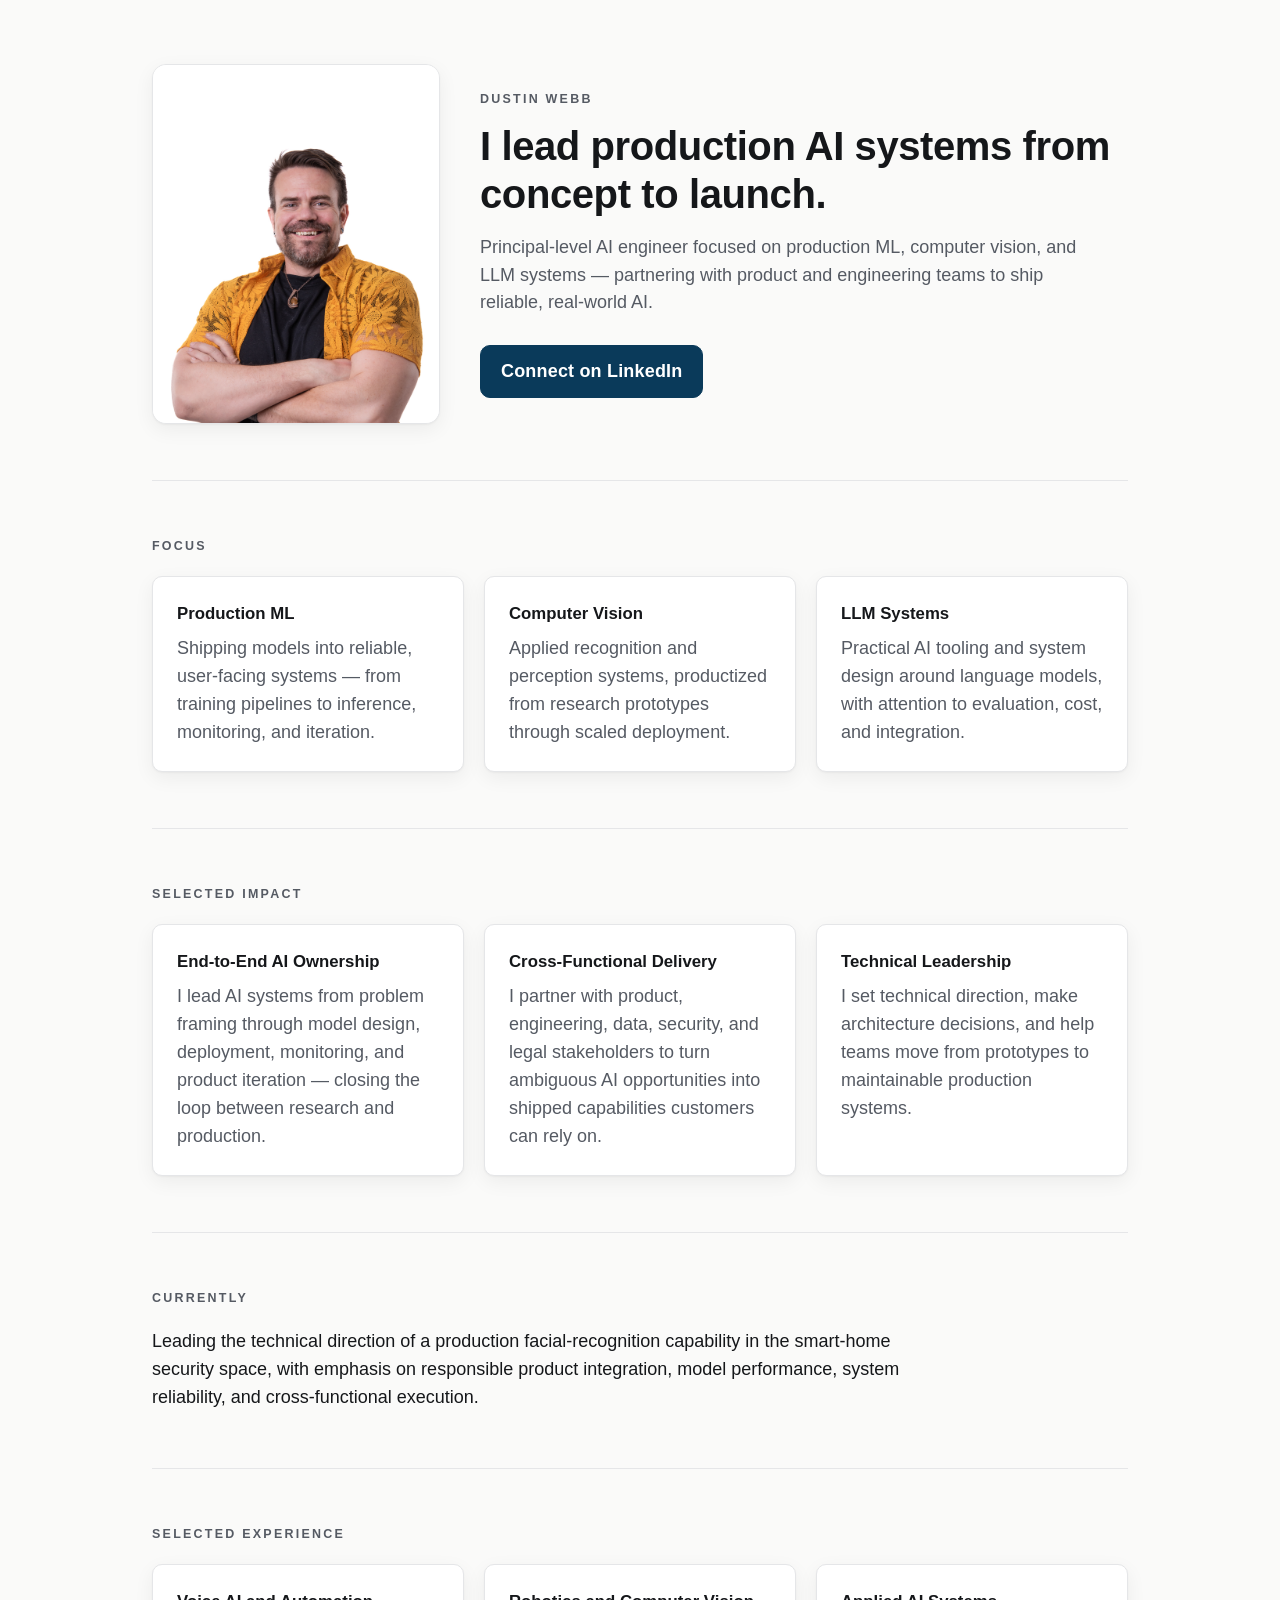
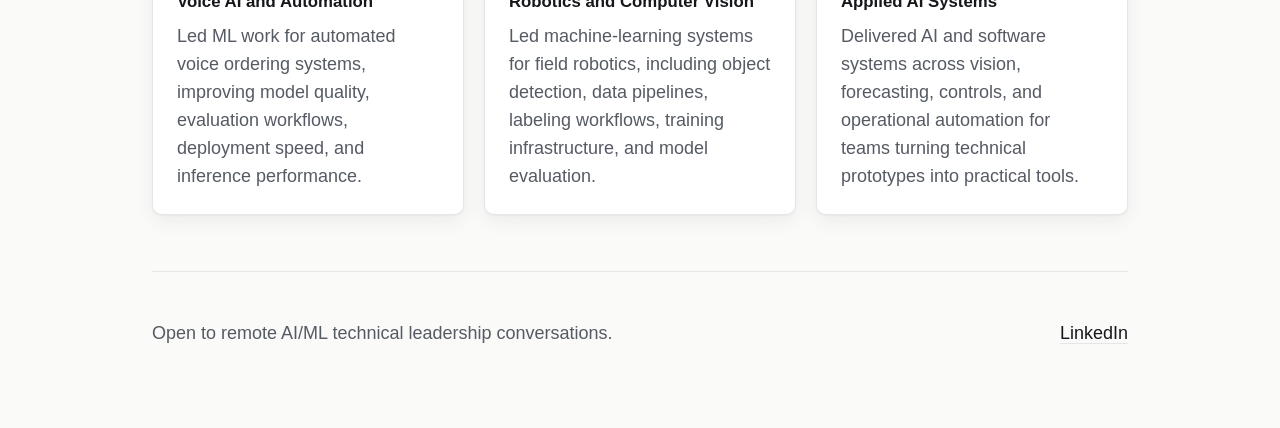
<file: index.html>
<!doctype html>
<html lang="en">
  <head>
    <meta charset="utf-8" />
    <meta name="viewport" content="width=device-width, initial-scale=1" />
    <title>Dustin Webb &mdash; AI/ML Technical Lead</title>
    <meta
      name="description"
      content="Dustin Webb is a principal-level AI engineer who leads production AI systems from concept to launch, with focus on production ML, computer vision, and LLM systems."
    />
    <link rel="stylesheet" href="style.css" />
  </head>
  <body>
    <main class="page">
      <header class="hero">
        <figure class="hero__photo">
          <img
            src="assets/headshot.jpg"
            alt="Portrait of Dustin Webb against a white background"
            width="320"
            height="320"
          />
        </figure>
        <div class="hero__copy">
          <p class="eyebrow">Dustin Webb</p>
          <h1 class="hero__headline">
            I lead production AI systems from concept to launch.
          </h1>
          <p class="hero__subline">
            Principal-level AI engineer focused on production ML, computer
            vision, and LLM systems &mdash; partnering with product and
            engineering teams to ship reliable, real-world AI.
          </p>
          <p class="hero__cta">
            <a
              class="cta"
              href="https://www.linkedin.com/in/dustinjwebb/"
              target="_blank"
              rel="noopener"
              >Connect on LinkedIn</a
            >
          </p>
        </div>
      </header>

      <section class="focus" aria-labelledby="focus-heading">
        <h2 id="focus-heading" class="section-heading">Focus</h2>
        <div class="focus__cards">
          <article class="card">
            <h3 class="card__title">Production ML</h3>
            <p class="card__body">
              Shipping models into reliable, user-facing systems &mdash; from
              training pipelines to inference, monitoring, and iteration.
            </p>
          </article>
          <article class="card">
            <h3 class="card__title">Computer Vision</h3>
            <p class="card__body">
              Applied recognition and perception systems, productized from
              research prototypes through scaled deployment.
            </p>
          </article>
          <article class="card">
            <h3 class="card__title">LLM Systems</h3>
            <p class="card__body">
              Practical AI tooling and system design around language models,
              with attention to evaluation, cost, and integration.
            </p>
          </article>
        </div>
      </section>

      <section class="impact" aria-labelledby="impact-heading">
        <h2 id="impact-heading" class="section-heading">Selected Impact</h2>
        <div class="impact__cards">
          <article class="card">
            <h3 class="card__title">End-to-End AI Ownership</h3>
            <p class="card__body">
              I lead AI systems from problem framing through model design,
              deployment, monitoring, and product iteration &mdash; closing the
              loop between research and production.
            </p>
          </article>
          <article class="card">
            <h3 class="card__title">Cross-Functional Delivery</h3>
            <p class="card__body">
              I partner with product, engineering, data, security, and legal
              stakeholders to turn ambiguous AI opportunities into shipped
              capabilities customers can rely on.
            </p>
          </article>
          <article class="card">
            <h3 class="card__title">Technical Leadership</h3>
            <p class="card__body">
              I set technical direction, make architecture decisions, and help
              teams move from prototypes to maintainable production systems.
            </p>
          </article>
        </div>
      </section>

      <section class="current" aria-labelledby="current-heading">
        <h2 id="current-heading" class="section-heading">Currently</h2>
        <p class="current__body">
          Leading the technical direction of a production facial-recognition
          capability in the smart-home security space, with emphasis on
          responsible product integration, model performance, system
          reliability, and cross-functional execution.
        </p>
      </section>

      <section class="experience" aria-labelledby="experience-heading">
        <h2 id="experience-heading" class="section-heading">Selected Experience</h2>
        <div class="experience__cards">
          <article class="card">
            <h3 class="card__title">Voice AI and Automation</h3>
            <p class="card__body">
              Led ML work for automated voice ordering systems, improving
              model quality, evaluation workflows, deployment speed, and
              inference performance.
            </p>
          </article>
          <article class="card">
            <h3 class="card__title">Robotics and Computer Vision</h3>
            <p class="card__body">
              Led machine-learning systems for field robotics, including
              object detection, data pipelines, labeling workflows, training
              infrastructure, and model evaluation.
            </p>
          </article>
          <article class="card">
            <h3 class="card__title">Applied AI Systems</h3>
            <p class="card__body">
              Delivered AI and software systems across vision, forecasting,
              controls, and operational automation for teams turning technical
              prototypes into practical tools.
            </p>
          </article>
        </div>
      </section>

      <footer class="footer">
        <p class="footer__cue">Open to remote AI/ML technical leadership conversations.</p>
        <p class="footer__contact">
          <a
            href="https://www.linkedin.com/in/dustinjwebb/"
            target="_blank"
            rel="noopener"
            >LinkedIn</a
          >
        </p>
      </footer>
    </main>
  </body>
</html>
</file>
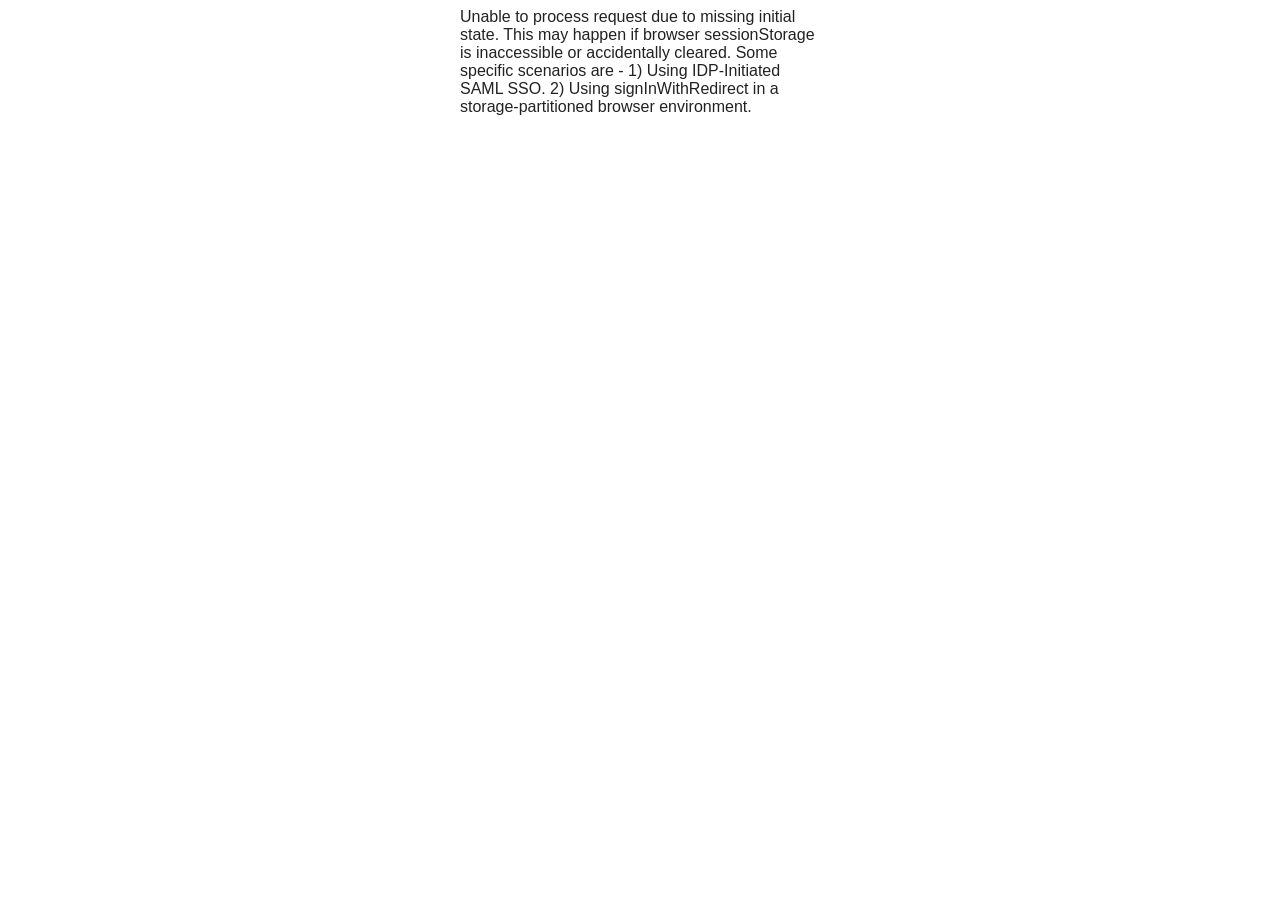
<file: __/auth/handler/index.html>
<!DOCTYPE html>
<html>
  <head>
    <meta name="viewport" content="width=device-width, initial-scale=1" />
    <meta http-equiv="Content-Type" content="text/html; charset=utf-8" />
    <base href="/__/auth/" />
    <script type="text/javascript" src="/__/auth/experiments.js"></script>
    <script type="text/javascript" src="/__/auth/handler.js"></script>
    <script type="text/javascript" nonce="firebase-auth-helper">
      var POST_BODY = "{{POST_BODY}}";
      fireauth.oauthhelper.widget.initialize();
    </script>
  </head>
  <body></body>
</html>
</file>
<file: style.css>
:root {
  --bg: #fafaf9;
  --surface: #ffffff;
  --text: #15171a;
  --text-muted: #555a63;
  --rule: #e5e6e8;
  --accent: #0a3a5a;
  --accent-hover: #0d4f7a;
  --shadow: 0 1px 2px rgba(15, 17, 20, 0.04),
    0 6px 20px rgba(15, 17, 20, 0.06);
  --radius: 10px;
  --radius-photo: 14px;
  --max-width: 64rem;
}

* {
  box-sizing: border-box;
}

html,
body {
  margin: 0;
  padding: 0;
}

html {
  background-color: var(--bg);
}

body {
  background-color: var(--bg);
  color: var(--text);
  font-family: -apple-system, BlinkMacSystemFont, "Segoe UI", Roboto,
    "Helvetica Neue", Arial, sans-serif;
  font-size: 18px;
  line-height: 1.55;
  -webkit-font-smoothing: antialiased;
  -moz-osx-font-smoothing: grayscale;
}

a {
  color: var(--accent);
  text-decoration: none;
  border-bottom: 1px solid currentColor;
  transition: color 120ms ease;
}

a:hover,
a:focus-visible {
  color: var(--accent-hover);
}

.page {
  max-width: var(--max-width);
  margin: 0 auto;
  padding: 4rem 1.5rem 5rem;
}

.section-heading {
  font-size: 0.78rem;
  letter-spacing: 0.18em;
  text-transform: uppercase;
  color: var(--text-muted);
  margin: 0 0 1.25rem;
  font-weight: 600;
}

/* Hero */

.hero {
  display: grid;
  grid-template-columns: minmax(0, 18rem) minmax(0, 1fr);
  gap: 2.5rem;
  align-items: center;
  padding-bottom: 3.5rem;
  border-bottom: 1px solid var(--rule);
}

.hero__photo {
  margin: 0;
  aspect-ratio: 4 / 5;
  background-color: var(--surface);
  border-radius: var(--radius-photo);
  border: 1px solid var(--rule);
  box-shadow: var(--shadow);
  overflow: hidden;
}

.hero__photo img {
  display: block;
  width: 100%;
  height: 100%;
  object-fit: cover;
  object-position: center top;
}

.hero__copy {
  min-width: 0;
}

.eyebrow {
  font-size: 0.78rem;
  letter-spacing: 0.18em;
  text-transform: uppercase;
  color: var(--text-muted);
  margin: 0 0 0.75rem;
  font-weight: 600;
}

.hero__headline {
  font-size: clamp(1.75rem, 3.4vw, 2.5rem);
  line-height: 1.2;
  letter-spacing: -0.01em;
  margin: 0 0 1rem;
  font-weight: 600;
}

.hero__subline {
  margin: 0 0 1.75rem;
  color: var(--text-muted);
  max-width: 38rem;
}

.hero__cta {
  margin: 0;
}

.cta {
  display: inline-block;
  padding: 0.7rem 1.25rem;
  background-color: var(--accent);
  color: #ffffff;
  border: 1px solid var(--accent);
  border-radius: var(--radius);
  font-weight: 600;
  letter-spacing: 0.01em;
  transition: background-color 120ms ease, border-color 120ms ease;
}

.cta:hover,
.cta:focus-visible {
  background-color: var(--accent-hover);
  border-color: var(--accent-hover);
  color: #ffffff;
}

/* Focus */

.focus {
  padding: 3.5rem 0;
  border-bottom: 1px solid var(--rule);
}

.focus__cards {
  display: grid;
  grid-template-columns: repeat(3, minmax(0, 1fr));
  gap: 1.25rem;
}

/* Impact */

.impact {
  padding: 3.5rem 0;
  border-bottom: 1px solid var(--rule);
}

.impact__cards {
  display: grid;
  grid-template-columns: repeat(3, minmax(0, 1fr));
  gap: 1.25rem;
}

.card {
  background-color: var(--surface);
  border: 1px solid var(--rule);
  border-radius: var(--radius);
  padding: 1.5rem;
  box-shadow: var(--shadow);
}

.card__title {
  margin: 0 0 0.5rem;
  font-size: 1.05rem;
  font-weight: 600;
}

.card__body {
  margin: 0;
  color: var(--text-muted);
}

/* Currently */

.current {
  padding: 3.5rem 0;
  border-bottom: 1px solid var(--rule);
}

.current__body {
  margin: 0;
  max-width: 48rem;
  color: var(--text);
}

/* Experience */

.experience {
  padding: 3.5rem 0;
  border-bottom: 1px solid var(--rule);
}

.experience__cards {
  display: grid;
  grid-template-columns: repeat(3, minmax(0, 1fr));
  gap: 1.25rem;
}

/* Footer */

.footer {
  padding-top: 3rem;
  display: flex;
  justify-content: space-between;
  align-items: center;
  gap: 1rem;
  flex-wrap: wrap;
  color: var(--text-muted);
}

.footer p {
  margin: 0;
}

.footer__contact a {
  color: var(--text);
  border-bottom-color: var(--rule);
}

.footer__contact a:hover,
.footer__contact a:focus-visible {
  color: var(--accent);
  border-bottom-color: currentColor;
}

/* Responsive */

@media (max-width: 720px) {
  .page {
    padding: 2.5rem 1.25rem 3rem;
  }

  .hero {
    grid-template-columns: 1fr;
    gap: 1.75rem;
    padding-bottom: 2.5rem;
  }

  .hero__photo {
    max-width: 14rem;
  }

  .focus,
  .impact,
  .current,
  .experience {
    padding: 2.5rem 0;
  }

  .focus__cards,
  .impact__cards,
  .experience__cards {
    grid-template-columns: 1fr;
    gap: 1rem;
  }

  .footer {
    padding-top: 2rem;
  }
}
</file>
